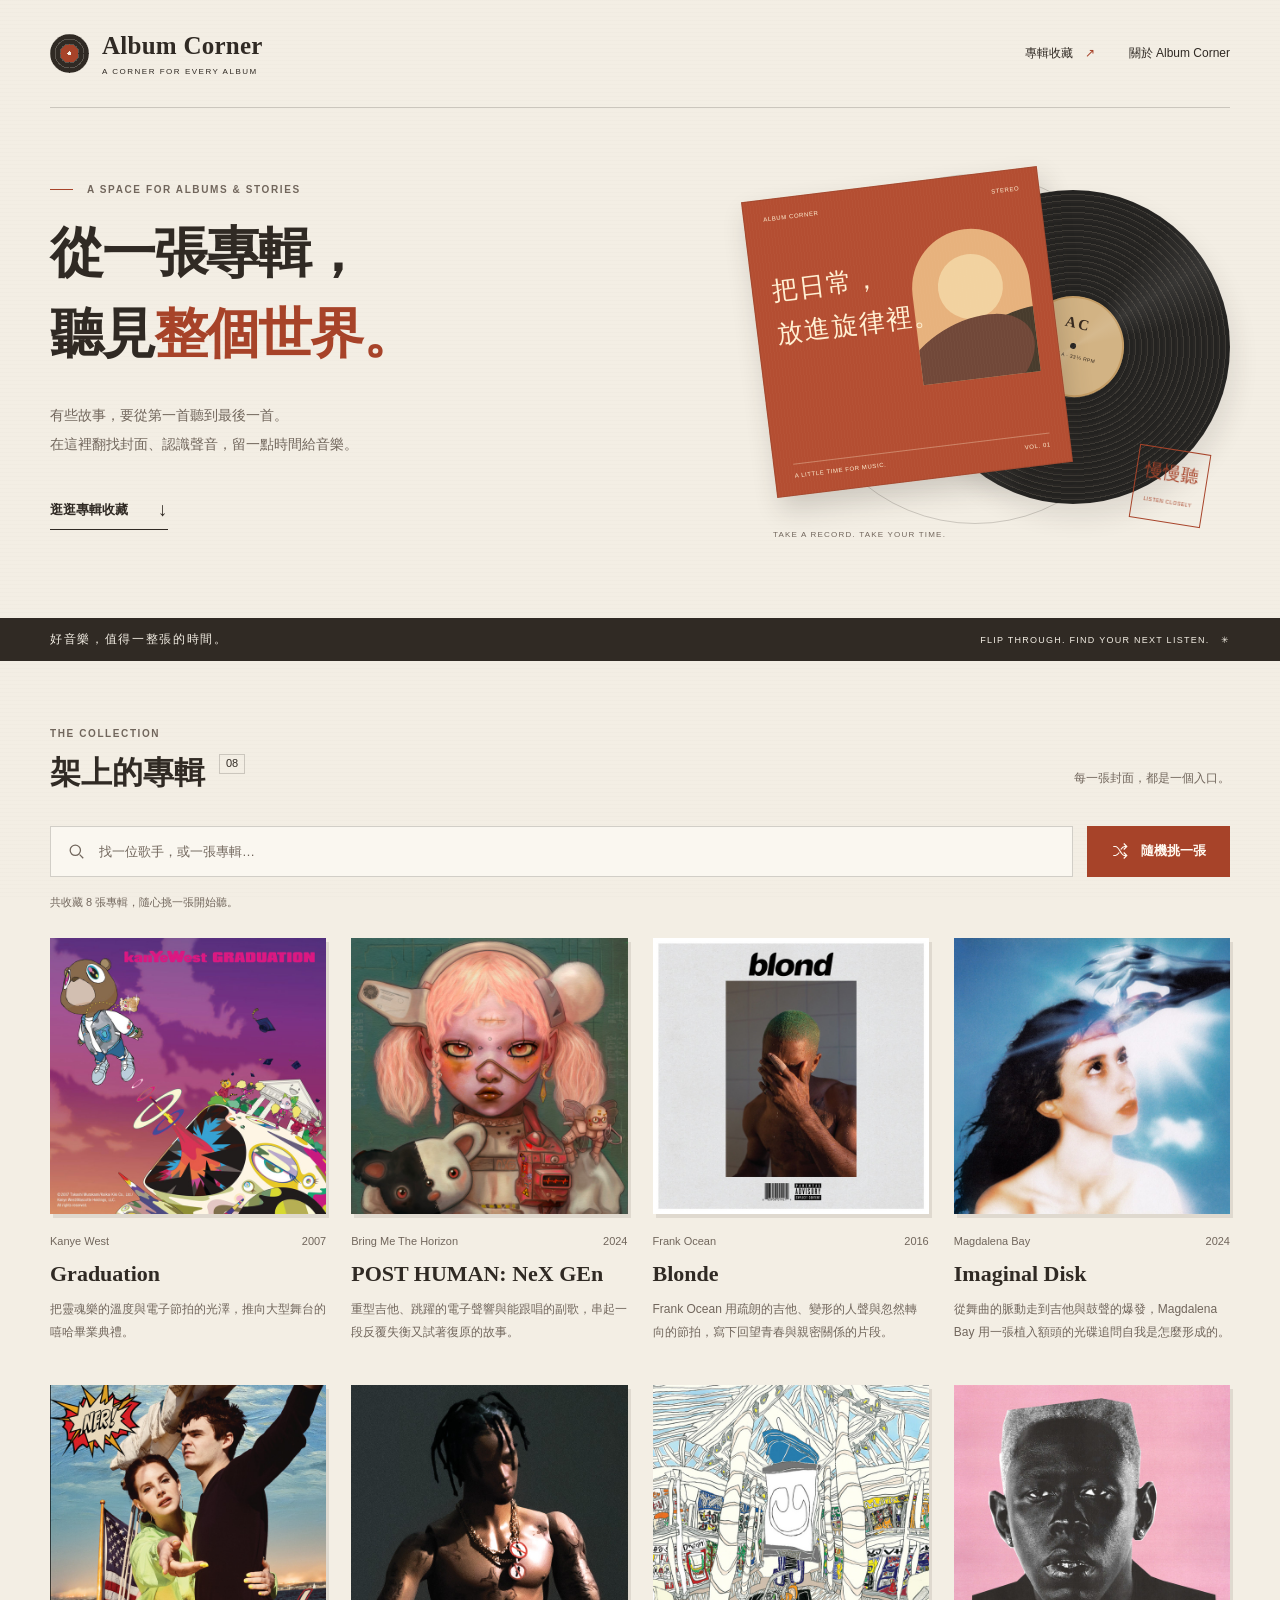
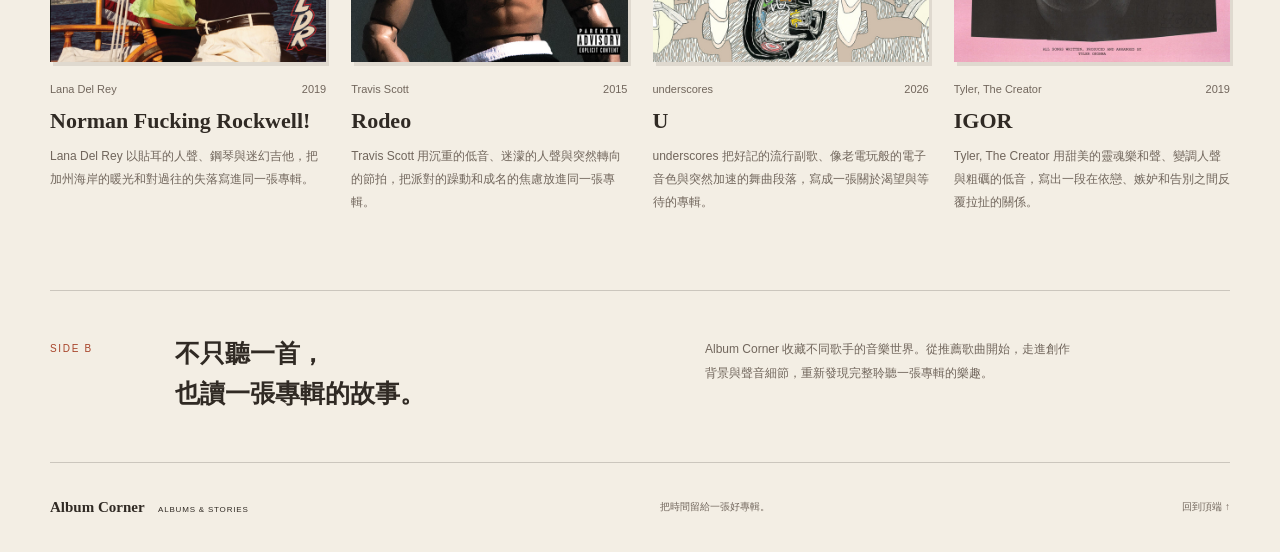
<file: index.html>
<!doctype html>
<html lang="zh-Hant">
  <head>
    <meta charset="utf-8">
    <meta name="viewport" content="width=device-width, initial-scale=1">
    <meta name="description" content="從一張封面開始，認識專輯的聲音、故事與值得細聽的歌曲。Album Corner，一間慢慢逛的線上唱片室。">
    <meta name="theme-color" content="#f3eee4">
    <title>Album Corner｜從一張專輯開始</title>
    <link rel="icon" href="assets/images/favicon.svg" type="image/svg+xml">
    <link rel="stylesheet" href="assets/css/styles.css">
    <script defer src="assets/js/shared.js"></script>
    <script defer src="assets/js/catalog.js"></script>
  </head>
  <body>
    <a class="skip-link" href="#main">跳至主要內容</a>
    <header class="site-header page-width">
      <a class="brand" href="index.html" aria-label="Album Corner，回首頁">
        <span class="brand-record" aria-hidden="true"></span>
        <span class="brand-name">Album Corner<small>A CORNER FOR EVERY ALBUM</small></span>
      </a>
      <nav class="header-nav" aria-label="主要導覽">
        <a href="#collection">專輯收藏 <span aria-hidden="true">↗</span></a>
        <a href="#about">關於 Album Corner</a>
      </nav>
    </header>

    <main id="main">
      <section class="hero page-width" aria-labelledby="hero-title">
        <div class="hero-copy">
          <p class="eyebrow"><span class="small-rule" aria-hidden="true"></span> A SPACE FOR ALBUMS & STORIES</p>
          <h1 id="hero-title">從一張專輯，<br>聽見<span class="title-emphasis">整個世界。</span></h1>
          <p class="hero-description">有些故事，要從第一首聽到最後一首。<br>在這裡翻找封面、認識聲音，留一點時間給音樂。</p>
          <a class="text-link" href="#collection">逛逛專輯收藏 <span aria-hidden="true">↓</span></a>
        </div>
        <div class="record-art" aria-hidden="true">
          <div class="art-orbit"></div>
          <div class="vinyl"><div class="vinyl-label"><span>AC</span><small>SIDE A · 33⅓ RPM</small></div></div>
          <div class="record-sleeve">
            <div class="sleeve-topline"><span>ALBUM CORNER</span><span>STEREO</span></div>
            <div class="sleeve-window"><span class="sleeve-sun"></span><span class="sleeve-landscape"></span></div>
            <div class="sleeve-title">把日常，<br>放進旋律裡。</div>
            <div class="sleeve-bottomline"><span>A LITTLE TIME FOR MUSIC.</span><span>VOL. 01</span></div>
          </div>
          <span class="art-caption">TAKE A RECORD. TAKE YOUR TIME.</span>
          <span class="art-stamp">慢慢聽<br><span>LISTEN CLOSELY</span></span>
        </div>
      </section>

      <div class="collection-band"><div class="page-width"><span>好音樂，值得一整張的時間。</span><span aria-hidden="true">FLIP THROUGH. FIND YOUR NEXT LISTEN. &nbsp; ✳</span></div></div>

      <section class="collection page-width" id="collection" aria-labelledby="collection-title" aria-busy="true">
        <div class="section-heading">
          <div><p class="eyebrow">THE COLLECTION</p><h2 id="collection-title">架上的專輯<span class="count-badge" id="album-count" aria-label="專輯數量">—</span></h2></div>
          <p class="section-caption">每一張封面，都是一個入口。</p>
        </div>
        <div class="collection-toolbar">
          <form class="search-form" role="search" id="search-form">
            <label class="visually-hidden" for="album-search">搜尋歌手或專輯名稱</label>
            <svg class="search-icon" viewBox="0 0 24 24" fill="none" stroke="currentColor" stroke-width="1.6" aria-hidden="true"><circle cx="10.5" cy="10.5" r="6.5"/><path d="m16 16 4.5 4.5"/></svg>
            <input id="album-search" type="search" name="q" placeholder="找一位歌手，或一張專輯…" autocomplete="off" aria-controls="album-grid" disabled>
            <button class="search-clear" type="button" id="search-clear" aria-label="清除搜尋" hidden>清除</button>
          </form>
          <button class="button button-accent random-button" id="random-album" type="button" disabled>
            <svg viewBox="0 0 24 24" fill="none" stroke="currentColor" stroke-width="1.6" aria-hidden="true"><path d="M3 6h3c5 0 7 12 12 12h3M17 14l4 4-4 4M3 18h3c2 0 3.5-2 5-4M13 10c1.5-2 3-4 5-4h3M17 2l4 4-4 4"/></svg>
            隨機挑一張
          </button>
        </div>
        <p class="result-status" id="result-status" role="status" aria-live="polite">正在整理唱片架…</p>
        <div class="album-grid" id="album-grid"></div>
        <div class="collection-state" id="collection-state">
          <div class="empty-art" aria-hidden="true"><span></span><span></span><span></span></div>
          <div><p class="eyebrow" id="state-kicker">ONE MOMENT</p><h3 id="state-title">正在整理唱片架</h3><p id="state-description">稍等一下，讓音樂找到它的位置。</p><button class="button button-outline" id="state-action" type="button" hidden>重新載入</button></div>
        </div>
        <noscript><p class="notice">請啟用 JavaScript，以載入專輯收藏及使用搜尋功能。</p></noscript>
      </section>

      <section class="about-strip page-width" id="about" aria-labelledby="about-title">
        <span class="about-index" aria-hidden="true">SIDE B</span>
        <h2 id="about-title">不只聽一首，<br>也讀一張專輯的故事。</h2>
        <p>Album Corner 收藏不同歌手的音樂世界。從推薦歌曲開始，走進創作背景與聲音細節，重新發現完整聆聽一張專輯的樂趣。</p>
      </section>
    </main>
    <footer class="site-footer page-width"><a href="index.html" class="footer-brand">Album Corner <span>ALBUMS & STORIES</span></a><p>把時間留給一張好專輯。</p><a href="#main">回到頂端 ↑</a></footer>
  </body>
</html>
</file>
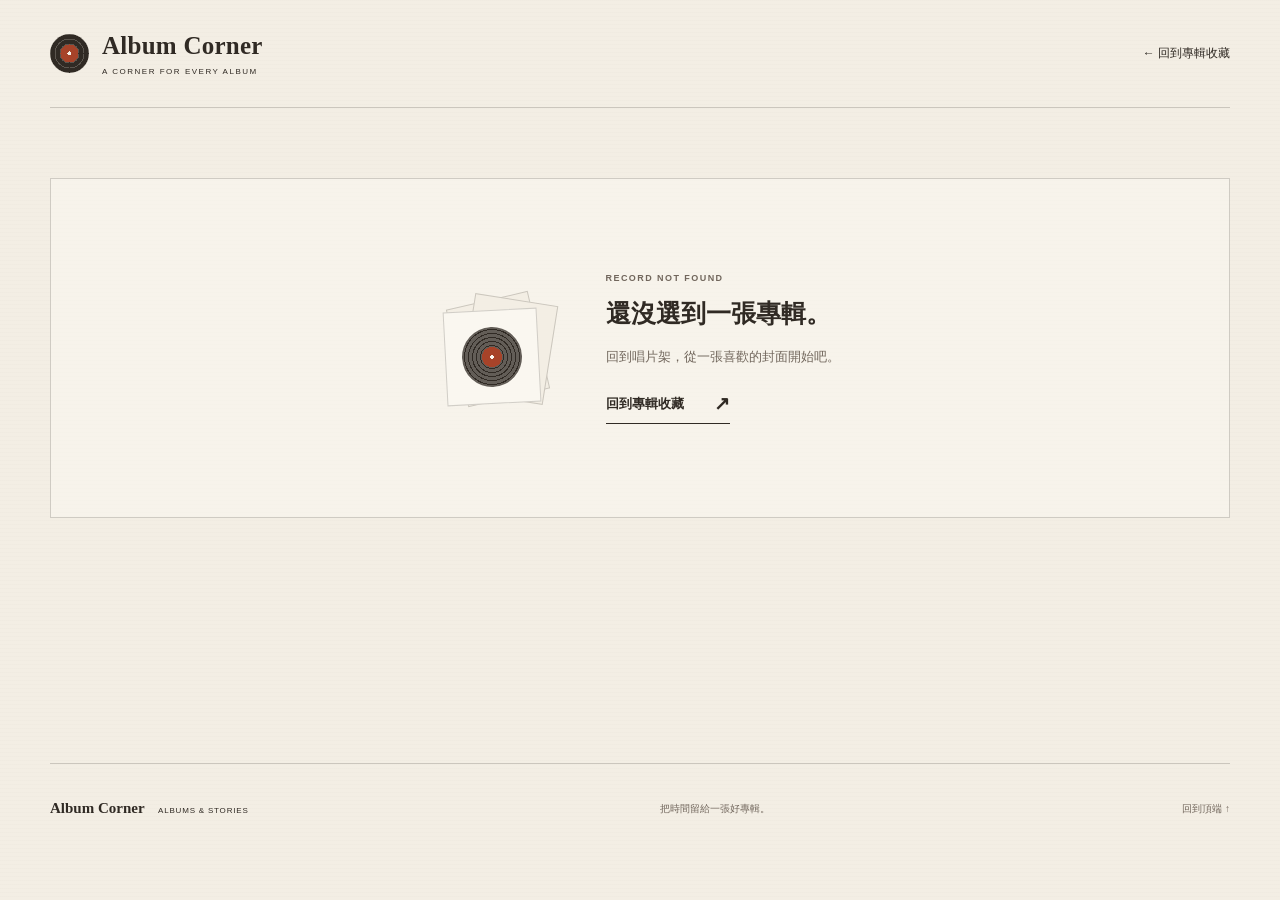
<file: album.html>
<!doctype html>
<html lang="zh-Hant">
  <head>
    <meta charset="utf-8">
    <meta name="viewport" content="width=device-width, initial-scale=1">
    <meta name="description" content="走進一張專輯的創作背景、推薦歌曲與聲音細節。">
    <meta name="theme-color" content="#f3eee4">
    <title>專輯故事｜Album Corner</title>
    <link rel="icon" href="assets/images/favicon.svg" type="image/svg+xml">
    <link rel="stylesheet" href="assets/css/styles.css">
    <script defer src="assets/js/shared.js"></script>
    <script defer src="assets/js/detail.js"></script>
  </head>
  <body class="detail-page">
    <a class="skip-link" href="#main">跳至主要內容</a>
    <header class="site-header page-width">
      <a class="brand" href="index.html" aria-label="Album Corner，回首頁"><span class="brand-record" aria-hidden="true"></span><span class="brand-name">Album Corner<small>A CORNER FOR EVERY ALBUM</small></span></a>
      <nav class="header-nav" aria-label="主要導覽"><a href="index.html#collection">← 回到專輯收藏</a></nav>
    </header>
    <main id="main" class="detail-main page-width" aria-busy="true">
      <div class="detail-status collection-state" id="detail-state" role="status" aria-live="polite">
        <div class="empty-art" aria-hidden="true"><span></span><span></span><span></span></div>
        <div><p class="eyebrow" id="detail-state-kicker">ONE MOMENT</p><h1 id="detail-state-title">正在取出這張專輯</h1><p id="detail-state-description">稍等一下，故事即將開始。</p><div class="state-actions"><button class="button button-outline" id="detail-retry" type="button" hidden>重新載入</button><a class="text-link" href="index.html#collection">回到專輯收藏 <span aria-hidden="true">↗</span></a></div></div>
      </div>
      <article id="album-content" hidden>
        <header class="album-overview" id="overview">
          <div class="detail-cover" id="detail-cover"></div>
          <div class="overview-copy"><p class="eyebrow">FROM THE COLLECTION <span id="album-year"></span></p><h1 id="album-title"></h1><p class="album-artist" id="album-artist"></p><p class="album-summary" id="album-summary"></p><a class="button button-accent" href="#recommended">從推薦歌曲開始 <span aria-hidden="true">↓</span></a></div>
        </header>
        <nav class="album-nav" aria-label="專輯內容導覽"><a href="#features">音樂特色</a><a href="#recommended">推薦歌曲</a><a href="#story">創作故事</a><a href="#analysis">音樂分析</a><a href="#tracks">完整曲目</a><a href="#listening">聆聽與來源</a></nav>
        <div class="detail-layout">
          <aside class="album-margin" aria-hidden="true"><span>LINER NOTES</span><span>慢慢讀，也慢慢聽。</span></aside>
          <div class="album-sections">
            <section class="detail-section" id="features"><div class="detail-section-heading"><span>01</span><h2>這張專輯的聲音</h2></div><div class="genre-tags" id="album-genres"></div></section>
            <section class="detail-section" id="recommended"><div class="detail-section-heading"><span>02</span><h2>從這幾首開始聽</h2></div><div class="recommendations" id="recommended-tracks"></div></section>
            <section class="detail-section" id="story"><div class="detail-section-heading"><span>03</span><h2>創作背景與概念</h2></div><div class="prose"><h3>故事的起點</h3><div id="album-background"></div><h3>專輯想說的話</h3><div id="album-concept"></div></div></section>
            <section class="detail-section" id="analysis"><div class="detail-section-heading"><span>04</span><h2>再靠近聲音一點</h2></div><div class="prose" id="album-analysis"></div></section>
            <section class="detail-section" id="tracks"><div class="detail-section-heading"><span>05</span><h2>完整曲目</h2></div><ol class="track-list" id="album-tracks"></ol></section>
            <section class="detail-section" id="listening"><div class="detail-section-heading"><span>06</span><h2>把這張專輯放下去聽</h2></div><ul class="listen-links" id="album-links"></ul></section>
            <section class="detail-section sources-section" id="sources"><div class="detail-section-heading"><span>07</span><h2>資料來源</h2></div><ul class="source-links" id="album-sources"></ul></section>
          </div>
        </div>
        <div class="detail-back"><p>下一張，會聽見什麼？</p><a class="button button-outline" href="index.html#collection">← 回到專輯收藏</a></div>
      </article>
      <noscript><p class="notice">請啟用 JavaScript，以閱讀專輯內容。<a href="index.html">返回首頁</a></p></noscript>
    </main>
    <footer class="site-footer page-width"><a href="index.html" class="footer-brand">Album Corner <span>ALBUMS & STORIES</span></a><p>把時間留給一張好專輯。</p><a href="#main">回到頂端 ↑</a></footer>
  </body>
</html>
</file>
<file: assets/css/styles.css>
:root {
  color-scheme: light;
  --collection-background: #f3eee4;
  --color-background: var(--collection-background);
  --color-surface: #faf7f0;
  --color-text: #302a24;
  --color-muted: #71665c;
  --color-accent: #a74329;
  --color-accent-text: #fff9f0;
  --color-border: color-mix(in srgb, var(--color-text) 20%, transparent);
  --font-body: "Microsoft JhengHei", "PingFang TC", "Noto Sans TC", sans-serif;
  --font-display: "Noto Serif TC", "Songti TC", "PMingLiU", serif;
  --font-label: "Segoe UI", Arial, sans-serif;
  --space-xs: .5rem;
  --space-sm: 1rem;
  --space-md: 1.5rem;
  --space-lg: 2.5rem;
  --space-xl: 4rem;
  --space-2xl: 6rem;
  --page-width: 1180px;
}

* { box-sizing: border-box; }
html { scroll-padding-top: 2rem; }
body { margin: 0; background: var(--color-background); color: var(--color-text); font: 15px/1.8 var(--font-body); overflow-wrap: anywhere; }
body::before { content: ""; position: fixed; inset: 0; z-index: -1; pointer-events: none; opacity: .13; background-image: repeating-linear-gradient(0deg, transparent 0 3px, color-mix(in srgb, var(--color-text) 9%, transparent) 3px 4px); }
a { color: inherit; text-underline-offset: .25em; }
button, input { font: inherit; }
button, a, input { -webkit-tap-highlight-color: transparent; }
button, a { touch-action: manipulation; }
button { cursor: pointer; }
button:disabled { cursor: not-allowed; opacity: .5; }
a:focus-visible, button:focus-visible, input:focus-visible { outline: 2px solid var(--color-text); outline-offset: 5px; }
button:focus-visible { outline-offset: 4px; }
img { display: block; max-width: 100%; }
svg { flex-shrink: 0; width: 21px; height: 21px; }
h1, h2, h3, p { margin-top: 0; }
h1, h2, h3 { line-height: 1.45; }
[hidden] { display: none !important; }
section[id] { scroll-margin-top: 2rem; }
.page-width { width: min(var(--page-width), calc(100% - 96px)); margin-inline: auto; }
.visually-hidden { position: absolute; width: 1px; height: 1px; padding: 0; margin: -1px; overflow: hidden; clip-path: inset(50%); white-space: nowrap; border: 0; }
.skip-link { position: fixed; top: 12px; left: 12px; transform: translateY(-180%); z-index: 10; padding: .7rem 1rem; background: var(--color-text); color: var(--color-background); }
.skip-link:focus { transform: translateY(0); }
.eyebrow { margin-bottom: var(--space-sm); color: var(--color-muted); font: 10px/1.5 var(--font-label); font-weight: 600; letter-spacing: .16em; }
.small-rule { display: inline-block; width: 23px; height: 1px; margin: 0 10px 3px 0; background: var(--color-accent); }

.site-header { min-height: 108px; display: flex; align-items: center; justify-content: space-between; gap: 24px; border-bottom: 1px solid var(--color-border); }
.brand { display: inline-flex; align-items: center; gap: 13px; text-decoration: none; flex-shrink: 0; }
.brand-record { width: 39px; height: 39px; border-radius: 50%; background: radial-gradient(circle, var(--color-background) 0 2px, var(--color-accent) 2px 9px, transparent 9px), repeating-radial-gradient(circle, var(--color-text) 0 4px, color-mix(in srgb, var(--color-text) 78%, var(--color-background)) 4px 5px); }
.brand-name { font: 700 25px/1.3 var(--font-display); letter-spacing: .01em; white-space: nowrap; }
.brand-name small { display: block; margin-top: 5px; font: 8px/1.3 var(--font-label); letter-spacing: .19em; }
.header-nav { display: flex; gap: 34px; align-items: center; font-size: 12px; }
.header-nav a { padding-block: 10px; text-decoration: none; }
.header-nav a:hover { text-decoration: underline; }
.header-nav span { margin-left: 8px; color: var(--color-accent); }

.hero { min-height: 510px; display: grid; grid-template-columns: 1.12fr 1fr; align-items: center; gap: 34px; padding-block: 48px 62px; }
.hero h1 { margin-bottom: 25px; font-family: var(--font-display); font-size: clamp(36px, 4.25vw, 60px); font-weight: 600; line-height: 1.5; letter-spacing: -.035em; }
.title-emphasis { color: var(--color-accent); }
.hero-description { margin-bottom: 30px; color: var(--color-muted); line-height: 2.1; font-size: 14px; }
.text-link { display: inline-flex; align-items: center; gap: 30px; padding-block: 8px; border-bottom: 1px solid currentColor; font-size: 13px; font-weight: 600; text-decoration: none; }
.text-link:hover { color: var(--color-accent); }
.text-link span { font-size: 19px; line-height: 1; }
.record-art { position: relative; width: 100%; max-width: 480px; height: 365px; justify-self: end; isolation: isolate; }
.art-orbit { position: absolute; width: 350px; height: 350px; border: 1px solid var(--color-border); border-radius: 50%; left: 50px; top: 0; }
.vinyl { position: absolute; top: 16px; right: 0; width: 314px; height: 314px; border-radius: 50%; background: repeating-radial-gradient(circle, #282624 0 2px, #3c3934 2px 3px, #242321 3px 6px); box-shadow: 6px 14px 23px #302a241a; }
.vinyl::after { content: ""; position: absolute; inset: 0; border-radius: 50%; background: conic-gradient(transparent 10%, #ffffff15 16%, transparent 22% 55%, #ffffff15 64%, transparent 72%); }
.vinyl-label { position: absolute; inset: 34%; display: flex; flex-direction: column; justify-content: center; align-items: center; border: 2px solid #c59d65; border-radius: 50%; background: #d2b384; color: #382b20; transform: rotate(13deg); }
.vinyl-label::after { content: ""; position: absolute; left: calc(50% - 3px); top: calc(50% - 3px); width: 6px; height: 6px; border-radius: 50%; background: #282624; }
.vinyl-label span { margin-top: -19px; font: bold 15px var(--font-display); letter-spacing: .15em; }
.vinyl-label small { margin-top: 21px; font: 5px var(--font-label); letter-spacing: .08em; }
.record-sleeve { position: absolute; left: 8px; top: 9px; width: 298px; aspect-ratio: 1; padding: 17px 20px 14px; background: #b44e32; color: #fff0d3; transform: rotate(-7deg); box-shadow: 4px 13px 26px #302a2430, inset 0 0 0 1px #302a241f; }
.record-sleeve::after { content: ""; position: absolute; inset: 0; pointer-events: none; opacity: .2; background: repeating-linear-gradient(90deg, transparent 0 2px, #f6dab81f 2px 3px); }
.sleeve-topline, .sleeve-bottomline { display: flex; justify-content: space-between; font: 6px var(--font-label); letter-spacing: .1em; }
.sleeve-window { position: absolute; width: 118px; height: 150px; right: 21px; top: 54px; overflow: hidden; background: #e7b27d; border-radius: 70px 70px 0 0; }
.sleeve-sun { position: absolute; width: 65px; height: 65px; top: 25px; left: 26px; border-radius: 50%; background: #f2d2a0; }
.sleeve-landscape { position: absolute; width: 150px; height: 90px; top: 94px; left: -30px; border-radius: 50%; transform: rotate(-25deg); background: #714839; box-shadow: 47px 24px 0 5px #483c2d; }
.sleeve-title { position: relative; margin-top: 49px; font: 26px/1.65 var(--font-display); letter-spacing: .05em; }
.sleeve-bottomline { position: absolute; left: 20px; right: 20px; bottom: 17px; padding-top: 8px; border-top: 1px solid #fff0d355; }
.art-caption { position: absolute; bottom: 0; left: 23px; font: 8px var(--font-label); letter-spacing: .15em; color: var(--color-muted); }
.art-stamp { position: absolute; bottom: 15px; right: 24px; padding: 11px 8px; border: 1px solid var(--color-accent); color: var(--color-accent); text-align: center; font-family: var(--font-display); font-size: 18px; line-height: 1.4; transform: rotate(9deg); }
.art-stamp span { font: 5px var(--font-label); letter-spacing: .1em; }
.collection-band { padding-block: 13px; background: var(--color-text); color: var(--color-background); }
.collection-band > div { display: flex; justify-content: space-between; align-items: center; gap: 20px; }
.collection-band span:first-child { font: 12px var(--font-display); letter-spacing: .14em; }
.collection-band span:last-child { font: 9px var(--font-label); letter-spacing: .14em; }

.collection { padding-block: 65px 76px; }
.section-heading { display: flex; justify-content: space-between; align-items: flex-end; gap: 16px; margin-bottom: 29px; }
.section-heading .eyebrow { margin-bottom: 9px; }
.section-heading h2 { display: flex; align-items: center; gap: 14px; margin: 0; font: 600 31px/1.5 var(--font-display); }
.count-badge { align-self: flex-start; margin-top: 4px; padding: 0 6px; border: 1px solid var(--color-border); font: 11px/1.6 var(--font-label); }
.section-caption { margin-bottom: 7px; color: var(--color-muted); font-size: 12px; }
.collection-toolbar { display: flex; gap: 14px; }
.search-form { position: relative; flex: 1; min-width: 0; display: flex; align-items: center; min-height: 50px; border: 1px solid var(--color-border); background: var(--color-surface); }
.search-icon { margin-left: 16px; color: var(--color-muted); width: 19px; height: 19px; }
.search-form input { flex: 1; min-width: 0; width: 100%; border: 0; padding: 13px; background: transparent; color: var(--color-text); outline-offset: -3px; font-size: 13px; border-radius: 0; }
.search-form input::-webkit-search-cancel-button { display: none; }
.search-form input::placeholder { color: var(--color-muted); opacity: 1; }
.search-clear { align-self: stretch; flex-shrink: 0; border: 0; background: transparent; color: var(--color-muted); padding-inline: 14px; text-decoration: underline; font-size: 12px; }
.button { display: inline-flex; align-items: center; justify-content: center; gap: 12px; min-height: 48px; padding: 11px 23px; border: 1px solid transparent; border-radius: 0; font-size: 13px; font-weight: 600; line-height: 1.7; text-decoration: none; transition: transform .18s ease; }
.button:not(:disabled):hover { transform: translateY(-2px); }
.button-accent { background: var(--color-accent); color: var(--color-accent-text); }
.button-outline { background: transparent; color: var(--color-text); border-color: var(--color-border); }
.random-button { flex-shrink: 0; }
.random-button svg { width: 18px; height: 18px; }
.result-status { margin: 16px 0 25px; font-size: 11px; color: var(--color-muted); }
.album-grid { display: grid; grid-template-columns: repeat(4, minmax(0, 1fr)); gap: 42px 25px; }
.album-card { min-width: 0; }
.album-card-link { display: block; text-decoration: none; }
.album-cover { position: relative; margin-bottom: 18px; aspect-ratio: 1; background: var(--color-surface); box-shadow: 3px 4px 0 color-mix(in srgb, var(--color-text) 10%, transparent); transition: transform .22s ease, box-shadow .22s ease; }
.album-cover img { width: 100%; height: 100%; object-fit: contain; }
.cover-open { position: absolute; right: 8px; bottom: 8px; padding: 5px 10px; background: var(--color-surface); color: var(--color-text); font-size: 10px; opacity: 0; transform: translateY(4px); transition: opacity .18s ease, transform .18s ease; }
.album-card-link:hover .album-cover, .album-card-link:focus-visible .album-cover { transform: translateY(-5px) rotate(-1deg); box-shadow: 5px 9px 0 color-mix(in srgb, var(--color-text) 12%, transparent); }
.album-card-link:hover .cover-open, .album-card-link:focus-visible .cover-open { opacity: 1; transform: translateY(0); }
.card-meta { display: flex; justify-content: space-between; gap: 12px; margin-bottom: 5px; color: var(--color-muted); font-size: 11px; }
.card-year { font-family: var(--font-label); }
.card-title { margin-bottom: 8px; font: 600 22px/1.5 var(--font-display); }
.card-summary { margin: 0; color: var(--color-muted); font-size: 12px; line-height: 1.9; }
.collection-state { display: flex; justify-content: center; align-items: center; gap: 50px; min-height: 260px; padding: 38px; border: 1px solid var(--color-border); background: color-mix(in srgb, var(--color-surface) 55%, transparent); }
.collection-state .eyebrow { margin-bottom: 10px; font-size: 9px; }
.collection-state h3, .collection-state h1 { margin-bottom: 12px; font: 600 25px/1.5 var(--font-display); }
.collection-state p:not(.eyebrow) { max-width: 390px; margin-bottom: 0; color: var(--color-muted); font-size: 13px; }
.collection-state .button { margin-top: 20px; }
.empty-art { position: relative; flex: 0 0 115px; height: 115px; }
.empty-art span { position: absolute; width: 84px; height: 100px; top: 8px; left: 15px; border: 1px solid var(--color-border); background: var(--color-background); transform: rotate(-13deg); }
.empty-art span:nth-child(2) { transform: rotate(9deg); left: 26px; }
.empty-art span:nth-child(3) { width: 94px; height: 94px; left: 4px; top: 19px; transform: rotate(-3deg); background: var(--color-surface); }
.empty-art span:nth-child(3)::before { content: ""; position: absolute; inset: 16px; border-radius: 50%; background: radial-gradient(circle, var(--color-surface) 0 2px, var(--color-accent) 2px 10px, transparent 10px), repeating-radial-gradient(circle, color-mix(in srgb, var(--color-text) 75%, var(--color-surface)) 0 3px, var(--color-text) 3px 4px); }
.notice { border: 1px solid var(--color-border); padding: 20px; }
.about-strip { display: grid; grid-template-columns: 95px 1fr 1.05fr; align-items: start; gap: 30px; padding-block: 43px 48px; border-top: 1px solid var(--color-border); }
.about-index { margin-top: 7px; font: 10px/1.5 var(--font-label); letter-spacing: .17em; color: var(--color-accent); }
.about-strip h2 { margin: 0; font: 600 25px/1.6 var(--font-display); }
.about-strip p { max-width: 370px; margin: 3px 0 0; color: var(--color-muted); font-size: 12px; line-height: 2; }
.site-footer { display: flex; justify-content: space-between; align-items: center; gap: 20px; padding-block: 25px; border-top: 1px solid var(--color-border); font-size: 10px; color: var(--color-muted); }
.site-footer p { margin: 0; }
.site-footer a { text-decoration: none; padding-block: 6px; }
.site-footer a:hover { text-decoration: underline; }
.footer-brand { color: var(--color-text); font-family: var(--font-display); font-size: 15px; font-weight: 600; }
.footer-brand span { margin-left: 10px; font: 8px var(--font-label); letter-spacing: .1em; }

@media (prefers-reduced-motion: no-preference) {
  /* 淡出首頁底色，讓已套好專輯配色的畫面逐漸顯現。 */
  .detail-page.album-theme-enter::after {
    content: "";
    position: fixed;
    inset: 0;
    z-index: 9;
    pointer-events: none;
    background: var(--collection-background);
    animation: album-theme-fade .52s ease-out both;
  }

  @keyframes album-theme-fade {
    from { opacity: .95; }
    to { opacity: 0; visibility: hidden; }
  }
}

.detail-main { min-height: 65vh; }
.detail-status { margin-block: 70px 110px; min-height: 340px; }
.state-actions { display: flex; align-items: baseline; gap: 25px; margin-top: 16px; flex-wrap: wrap; }
.state-actions .button { margin-top: 0; }
.album-overview { display: grid; grid-template-columns: minmax(0, 370px) minmax(0, 1fr); gap: 70px; align-items: center; padding-block: 65px; }
.detail-cover { padding: 9px; border: 1px solid var(--color-border); background: var(--color-surface); box-shadow: 7px 8px 0 color-mix(in srgb, var(--color-text) 8%, transparent); }
.detail-cover img { width: 100%; aspect-ratio: 1; height: auto; object-fit: contain; }
.overview-copy .eyebrow { margin-bottom: 24px; }
.overview-copy h1 { margin-bottom: 14px; font: 600 clamp(32px, 4.5vw, 60px)/1.35 var(--font-display); }
.album-artist { margin-bottom: 24px; font-size: 20px; color: var(--color-muted); }
.album-summary { max-width: 480px; margin-bottom: 30px; font-size: 15px; line-height: 2; }
.album-nav { display: flex; flex-wrap: wrap; gap: 12px 32px; padding-block: 18px; border-block: 1px solid var(--color-border); font-size: 12px; }
.album-nav a { padding-block: 5px; text-decoration: none; }
.album-nav a:hover { text-decoration: underline; }
.detail-layout { display: grid; grid-template-columns: 190px minmax(0, 1fr); gap: 50px; margin-top: 55px; }
.album-margin { display: flex; flex-direction: column; gap: 10px; padding-top: 10px; color: var(--color-muted); font-size: 11px; }
.album-margin span:first-child { font: 10px var(--font-label); letter-spacing: .15em; }
.album-sections { max-width: 760px; }
.detail-section { padding-block: 0 42px; margin-bottom: 38px; border-bottom: 1px solid var(--color-border); }
.detail-section-heading { display: flex; align-items: baseline; gap: 17px; margin-bottom: 24px; }
.detail-section-heading > span { font: 11px var(--font-label); color: var(--color-muted); }
.detail-section-heading h2 { margin: 0; font: 600 26px/1.5 var(--font-display); }
.genre-tags { display: flex; flex-wrap: wrap; gap: 10px; }
.genre-tag { padding: 6px 16px; border: 1px solid var(--color-border); background: var(--color-surface); color: var(--color-text); font-size: 12px; }
.recommendations { display: grid; gap: 16px; }
.recommendation { display: flex; gap: 20px; padding: 25px; background: var(--color-surface); border: 1px solid var(--color-border); }
.track-number { font: 12px/1.8 var(--font-label); font-variant-numeric: tabular-nums; color: var(--color-muted); }
.recommendation > .track-number { font-size: 18px; }
.recommendation h3 { font-size: 18px; margin-bottom: 10px; }
.recommendation p { margin-bottom: 12px; font-size: 14px; line-height: 1.9; }
.recommendation .listening-note { margin-bottom: 0; color: var(--color-muted); font-size: 12px; }
.listening-note span { display: inline-block; margin-right: 10px; color: var(--color-text); font-weight: 600; }
.prose h3 { font-size: 17px; margin-block: 27px 12px; }
.prose h3:first-child { margin-top: 0; }
.prose p { margin-bottom: 18px; line-height: 2.1; font-size: 15px; }
.prose p:last-child { margin-bottom: 0; }
.analysis-item + .analysis-item { margin-top: 30px; }
.track-list { list-style: none; padding: 0; margin: 0; }
.track-list li { display: flex; gap: 25px; padding: 13px 15px; font-size: 14px; }
.track-list li:nth-child(odd) { background: var(--color-surface); }
.track-list .track-number { min-width: 23px; }
.listen-links, .source-links { list-style: none; padding: 0; margin: 0; }
.listen-links { display: flex; flex-wrap: wrap; gap: 12px; }
.listen-links a { display: inline-flex; gap: 27px; padding: 12px 18px; background: var(--color-accent); color: var(--color-accent-text); font-size: 13px; text-decoration: none; }
.listen-links a:hover { text-decoration: underline; }
.source-links li + li { margin-top: 9px; }
.source-links a { display: inline-flex; gap: 14px; padding-block: 5px; color: var(--color-text); font-size: 12px; }
.external-arrow { flex-shrink: 0; }
.content-note { color: var(--color-muted); font-size: 13px; margin-bottom: 0; }
.sources-section { border-bottom: 0; padding-bottom: 0; }
.detail-back { display: flex; align-items: center; justify-content: space-between; gap: 20px; padding-block: 30px 50px; margin-top: 20px; border-top: 1px solid var(--color-border); }
.detail-back p { margin-bottom: 0; font: 600 24px/1.5 var(--font-display); }

@media (min-width: 1600px) { .hero { min-height: 560px; } }
@media (max-width: 1000px) {
  .page-width { width: calc(100% - 64px); }
  .hero { grid-template-columns: 1.1fr 1fr; gap: 10px; min-height: 460px; }
  .hero h1 { font-size: 42px; }
  .record-art { width: 330px; height: 300px; }
  .record-sleeve { width: 238px; left: 0; padding: 15px; }
  .vinyl { width: 246px; height: 246px; }
  .sleeve-title { font-size: 23px; margin-top: 37px; }
  .sleeve-window { width: 88px; height: 123px; right: 15px; top: 46px; }
  .sleeve-sun { width: 48px; height: 48px; left: 20px; }
  .sleeve-landscape { top: 81px; }
  .sleeve-bottomline { left: 15px; right: 15px; font-size: 5px; }
  .sleeve-topline { font-size: 5px; }
  .art-orbit { width: 280px; height: 280px; left: 20px; }
  .art-stamp { right: 0; bottom: 0; font-size: 15px; }
  .art-caption { left: 0; bottom: 2px; font-size: 6px; }
  .album-grid { grid-template-columns: repeat(3, minmax(0, 1fr)); }
  .about-strip { grid-template-columns: 70px 1fr 1fr; gap: 20px; }
  .about-strip h2 { font-size: 23px; }
  .album-overview { grid-template-columns: minmax(0, 310px) minmax(0, 1fr); gap: 40px; }
  .detail-layout { grid-template-columns: 130px minmax(0, 1fr); gap: 30px; }
}

@media (max-width: 760px) {
  .page-width { width: calc(100% - 40px); }
  .site-header { min-height: 88px; gap: 12px; }
  .brand-name { font-size: 22px; }
  .brand-name small { font-size: 6px; }
  .brand { gap: 10px; }
  .brand-record { width: 33px; height: 33px; }
  .header-nav { gap: 20px; font-size: 11px; }
  .header-nav a:last-child:not(:first-child) { display: none; }
  .hero { grid-template-columns: minmax(0, 1fr); gap: 43px; padding-block: 40px 38px; }
  .hero-copy { min-width: 0; }
  .hero h1 { font-size: clamp(35px, 6.8vw, 48px); margin-bottom: 20px; line-height: 1.5; }
  .hero-description { font-size: 13px; margin-bottom: 20px; }
  .hero .eyebrow { font-size: 8px; }
  .record-art { justify-self: center; width: 350px; max-width: 100%; height: 300px; }
  .art-orbit { left: 50%; width: min(280px, 100%); height: auto; aspect-ratio: 1; transform: translateX(-50%); }
  .record-sleeve { left: 8px; }
  .art-stamp { right: 12px; }
  .art-caption { left: 12px; }
  .collection-band { padding-block: 14px; }
  .collection-band span:first-child { font-size: 11px; }
  .collection-band span:last-child { font-size: 0; }
  .collection-band span:last-child::after { content: "✳"; font-size: 17px; }
  .collection { padding-block: 40px 50px; }
  .section-heading { margin-bottom: 22px; }
  .section-heading h2 { font-size: 27px; }
  .section-caption { display: none; }
  .collection-toolbar { flex-wrap: wrap; gap: 12px; }
  .search-form { flex-basis: 100%; }
  .random-button { width: 100%; }
  .album-grid { grid-template-columns: repeat(2, minmax(0, 1fr)); gap: 30px 18px; }
  .album-cover { margin-bottom: 15px; }
  .card-title { font-size: 19px; }
  .card-meta { font-size: 10px; gap: 8px; }
  .card-summary { font-size: 11px; }
  .collection-state { flex-direction: column; gap: 20px; padding: 30px 20px; text-align: center; }
  .empty-art { flex-basis: auto; width: 115px; }
  .collection-state h3, .collection-state h1 { font-size: 23px; }
  .collection-state p:not(.eyebrow) { font-size: 12px; }
  .about-strip { grid-template-columns: 1fr; gap: 20px; padding-block: 30px 36px; }
  .about-index { margin: 0; }
  .about-strip p { max-width: 100%; font-size: 12px; }
  .site-footer { flex-wrap: wrap; gap: 8px 20px; padding-block: 20px; }
  .site-footer p { display: none; }
  .footer-brand span { font-size: 6px; margin-left: 6px; }
  .detail-status { margin-block: 40px 60px; }
  .state-actions { justify-content: center; }
  .album-overview { grid-template-columns: 1fr; gap: 35px; padding-block: 35px; }
  .detail-cover { width: min(100%, 340px); justify-self: center; }
  .overview-copy h1 { font-size: 38px; }
  .overview-copy .eyebrow { margin-bottom: 16px; }
  .album-artist { font-size: 18px; margin-bottom: 18px; }
  .album-summary { font-size: 14px; margin-bottom: 25px; }
  .album-nav { gap: 8px 24px; padding-block: 12px; font-size: 11px; }
  .detail-layout { grid-template-columns: 1fr; gap: 0; margin-top: 35px; }
  .album-margin { display: none; }
  .detail-section { padding-bottom: 30px; margin-bottom: 30px; }
  .detail-section-heading { gap: 13px; margin-bottom: 20px; }
  .detail-section-heading h2 { font-size: 23px; }
  .recommendation { gap: 15px; padding: 20px 16px; }
  .recommendation h3 { font-size: 17px; }
  .recommendation p, .prose p { font-size: 14px; }
  .track-list li { padding-inline: 10px; font-size: 13px; gap: 18px; }
  .detail-back { flex-direction: column; align-items: flex-start; gap: 20px; padding-block: 30px 40px; }
  .detail-back p { font-size: 23px; }
}

@media (max-width: 360px) {
  .page-width { width: calc(100% - 32px); }
  .brand-name { font-size: 20px; }
  .hero h1 { font-size: 33px; }
  .hero-description br { display: none; }
  .record-art { transform: scale(.94); transform-origin: center; }
  .album-grid { grid-template-columns: 1fr; }
  .header-nav { font-size: 10px; }
  .detail-page .header-nav { max-width: 105px; }
}

@media (hover: none) { .cover-open { opacity: 1; transform: none; } }
@media (prefers-reduced-motion: reduce) {
  html { scroll-behavior: auto; }
  *, *::before, *::after { transition: none !important; animation: none !important; }
  .button:not(:disabled):hover, .album-card-link:hover .album-cover, .album-card-link:focus-visible .album-cover { transform: none; }
}
</file>
